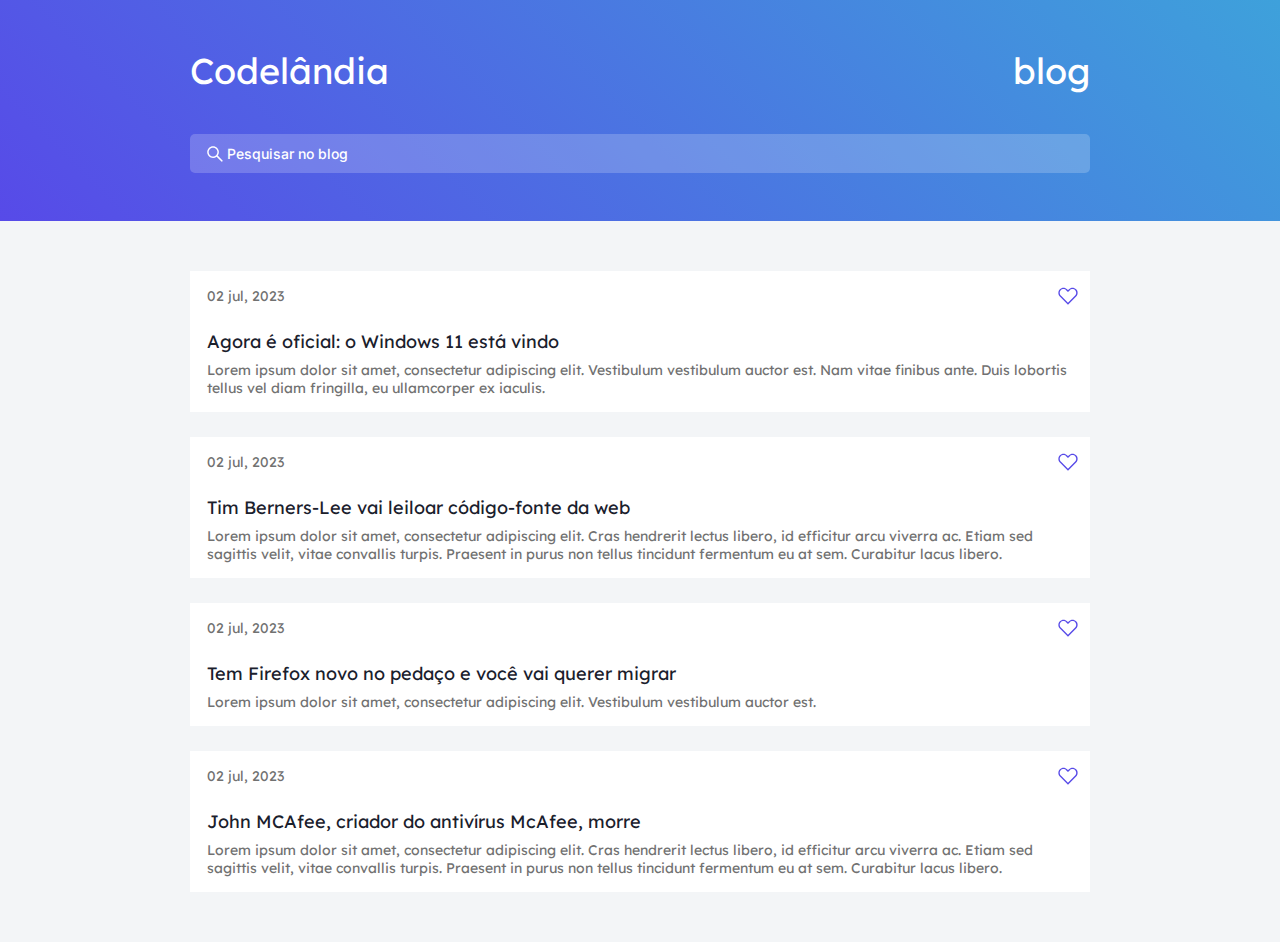
<file: index.html>
<!DOCTYPE html>
<html lang="pt-br">

<head>
    <meta charset="UTF-8">
    <meta name="viewport" content="width=device-width, initial-scale=1.0">
    <title>Desafio 01 Codelandia</title>
    <link rel="stylesheet" href="styles.css">

    <link rel="preconnect" href="https://fonts.googleapis.com">
    <link rel="preconnect" href="https://fonts.gstatic.com" crossorigin>
    <link href="https://fonts.googleapis.com/css2?family=Inter:wght@500&family=Lexend+Deca&display=swap"
        rel="stylesheet">

</head>

<body>
    <header>
        <div class="flex">
            <h1>Codelândia</h1>
            <h1 class="right">blog</h1>
        </div>
        <form action="">
            <input type="text" id="search" placeholder="Pesquisar no blog">
        </form>
    </header>

    <main>
        <section class="cards flex">
            <article class="card">
                <p class="flex data">02 jul, 2023 <img id="heart" src="img/Heart.svg" alt="heart"></p>
                
                <h2>Agora é oficial: o Windows 11 está vindo</h2>
                <p>Lorem ipsum dolor sit amet, consectetur adipiscing elit. Vestibulum vestibulum auctor est. Nam vitae
                    finibus ante. Duis lobortis tellus vel diam fringilla, eu ullamcorper ex iaculis.</p>
            </article>
            <article class="card">
                <p class="flex data">02 jul, 2023<img class="heart" src="img/Heart.svg" alt="heart"></p>
                
                <h2>Tim Berners-Lee vai leiloar código-fonte da web</h2>
                <p>Lorem ipsum dolor sit amet, consectetur adipiscing elit. Cras hendrerit lectus libero, id efficitur
                    arcu viverra ac. Etiam sed sagittis velit, vitae convallis turpis. Praesent in purus non tellus
                    tincidunt fermentum eu at sem. Curabitur lacus libero.</p>
            </article>
            <article class="card">
                <p class="flex data">02 jul, 2023 <img class="heart" src="img/Heart.svg" alt="heart"></p>
                
                <h2>Tem Firefox novo no pedaço e você vai querer migrar</h2>
                <p>Lorem ipsum dolor sit amet, consectetur adipiscing elit. Vestibulum vestibulum auctor est.</p>
            </article>
            <article class="card">
                <p class="flex data">02 jul, 2023 <img class="heart" src="img/Heart.svg" alt="heart"></p>
                
                <h2>John MCAfee, criador do antivírus McAfee, morre</h2>
                <p>Lorem ipsum dolor sit amet, consectetur adipiscing elit. Cras hendrerit lectus libero, id efficitur
                    arcu viverra ac. Etiam sed sagittis velit, vitae convallis turpis. Praesent in purus non tellus
                    tincidunt fermentum eu at sem. Curabitur lacus libero.</p>
            </article>
        </section>
    </main>
</body>

</html>
</file>
<file: styles.css>
/*setup*/
*{
    margin:0;
    padding:0;
    box-sizing: border-box;
    font-family: 'Lexend Deca', sans-serif;
    font-weight: 400;
    
}


:root{
    --bg-gradient:linear-gradient(45deg, #574AE8 0%, #3EA1DB 100%);
    --bg-search:rgba(255, 255, 255, 0.20);
    --bg-main:#F3F5F7;
    --bg-card:#FFF;
    --color-header:#FFF;
    --color-p:#717171;
    --color-title:#1A202C;
    --color-heart:#574AE8;
}

body{
    background-color:var(--bg-main);
}
header{
    background-image:linear-gradient(45deg, #574AE8 0%, #3EA1DB 100%);
    
    padding-bottom:48px;
}

.flex{
    display: flex;
    justify-content: space-between;
    
}

header div{
    padding:48px 20px 41px 20px;
    color:var(--color-header);
    font-size: 18px;
}


h2{
    color:var(--color-title);
    font-size: 18px;
    margin-bottom:8px;
}

::placeholder{
    color:var(--color-header);
    font-weight: 500;
    font-family: 'Inter', sans-serif;
    font-size: 14px;
}

#search{
    background-image: url("img/Magnet.svg");
    background-position:17px 12px;
    background-repeat: no-repeat;
    text-indent: 37px;
    background-color:var(--bg-search);
    border-radius: 5px;
    padding-top:12px;
    padding-bottom:11px;
    width:92%;
    border:none;
    margin-left:20px;
    
    
}


.cards{
    flex-direction: column;
    padding-top:50px;
    gap:25px;
}
.card{
    background-color: var(--bg-card);
    margin:0 20px;
    padding:16px 12px 15px 17px;
}

p{
    color:var(--color-p);
    font-size: 14px; 
}
.data{
    margin-bottom:25px;
}

.card:last-child{
    margin-bottom:50px;
}

@media screen and (min-width: 940px){
    #search,
    header div,
    .card{
        width:900px;
        display: block;
        margin:0 auto;
    }
    header div{
        padding:48px 0px 41px 0px;
    }
    
}
</file>
